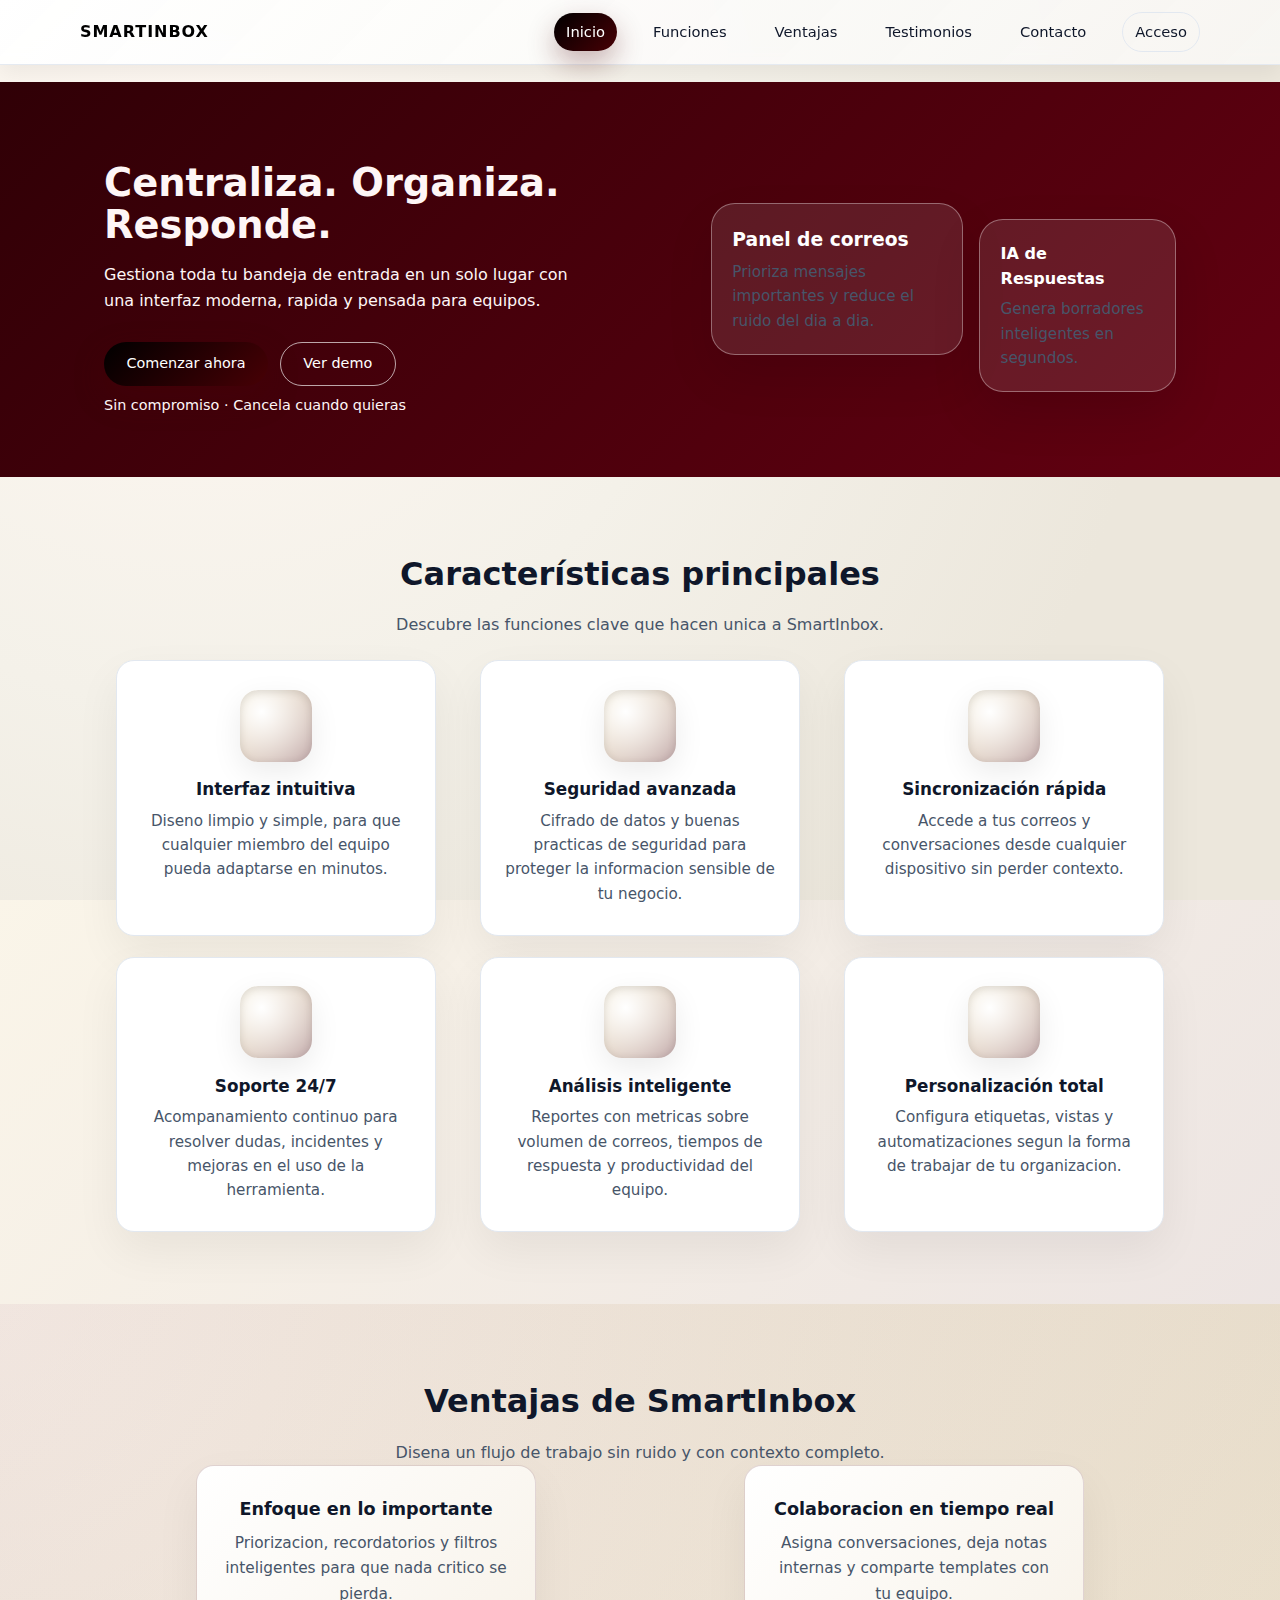
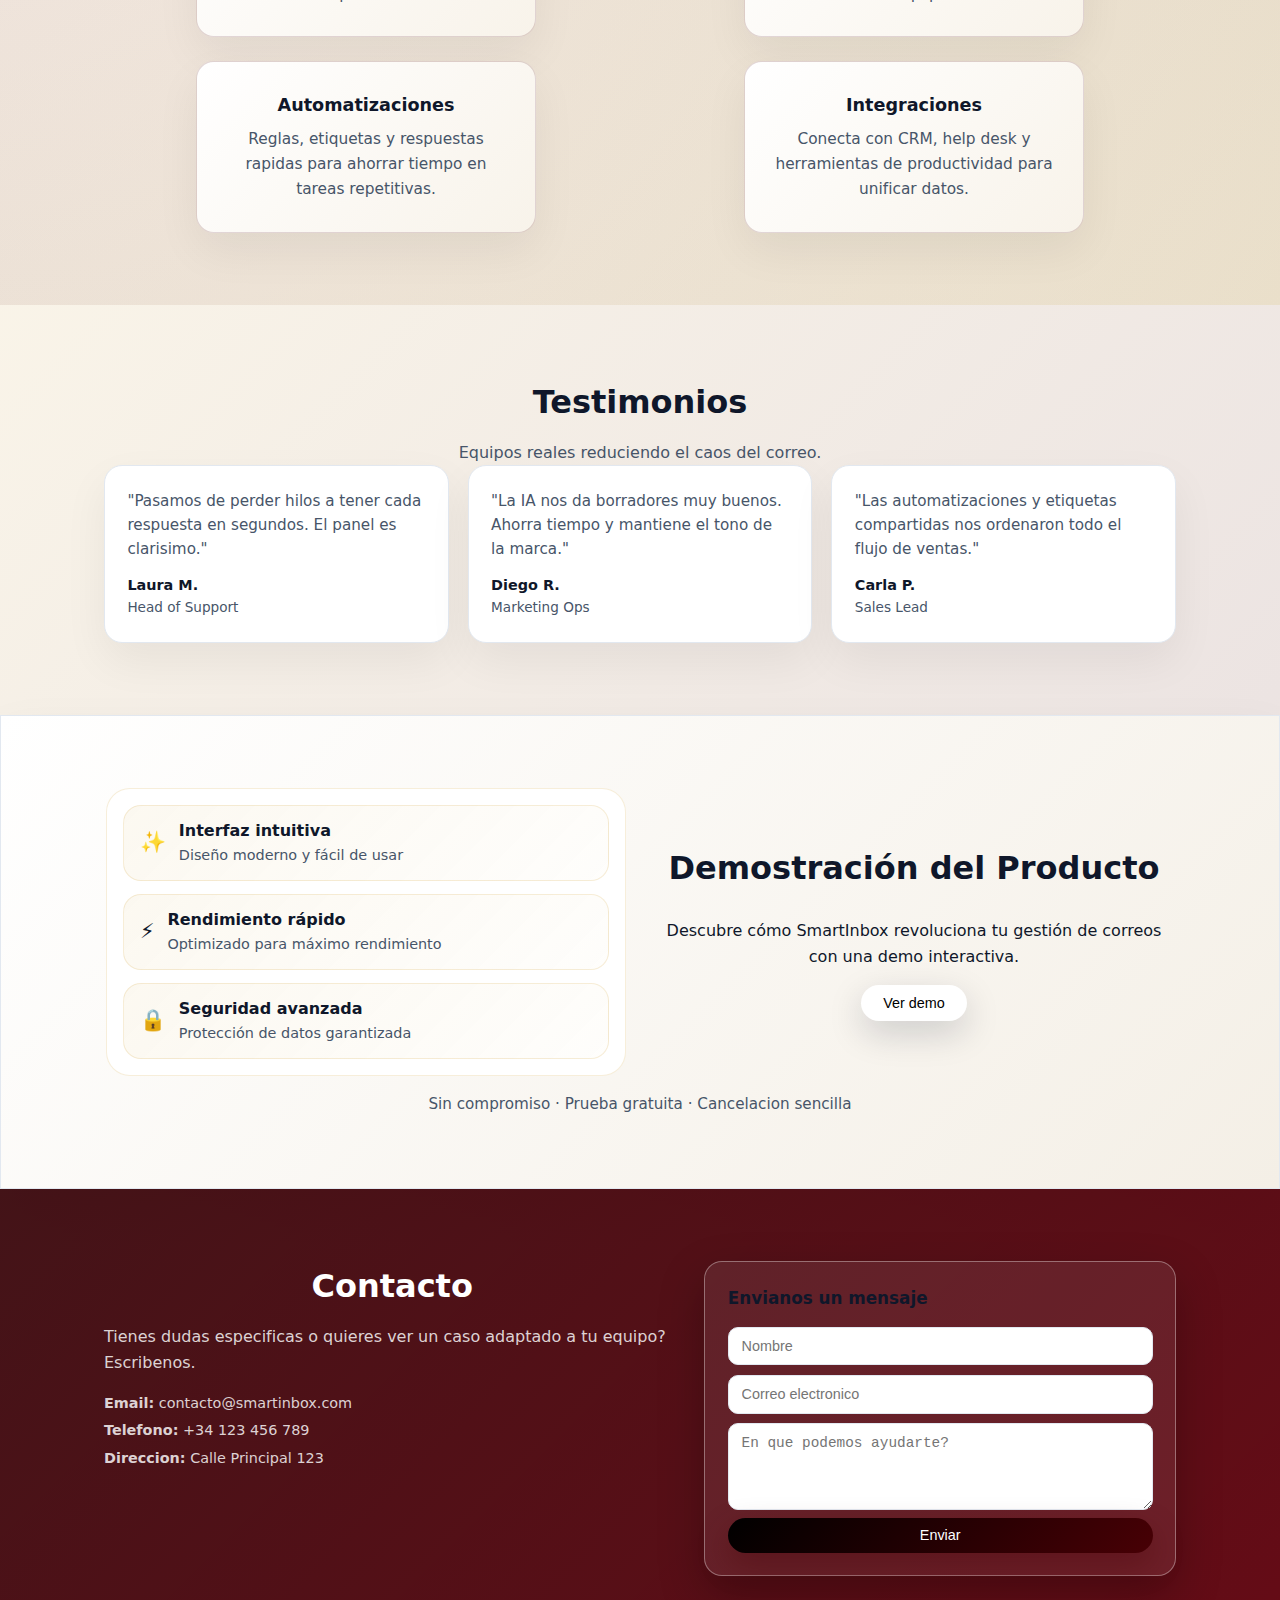
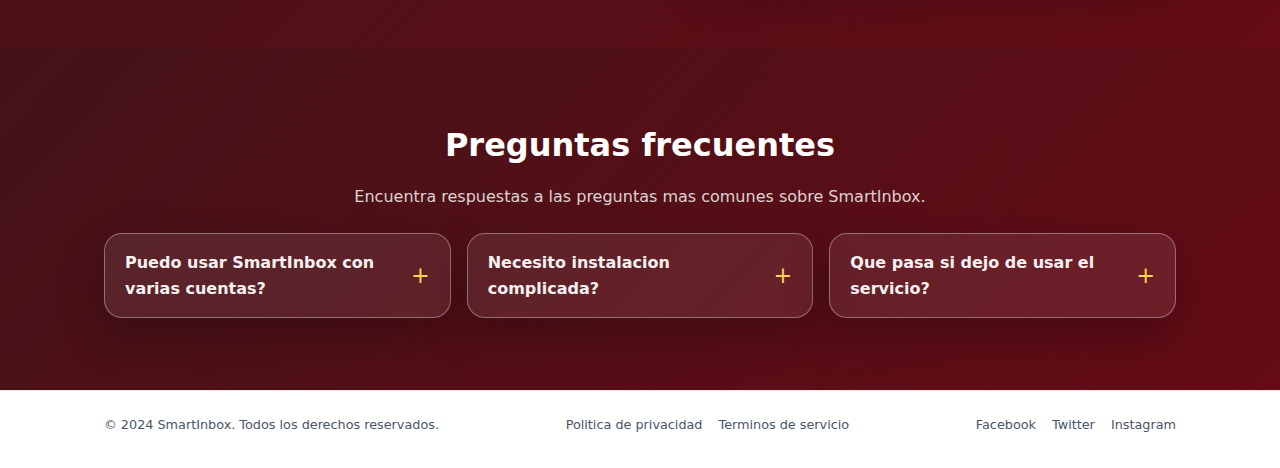
<file: index.html>
<!DOCTYPE html>
<html lang="es">
<head>
  <meta charset="UTF-8" />
  <title>SmartInbox - Centraliza. Organiza. Responde.</title>
  <meta name="viewport" content="width=device-width, initial-scale=1.0" />
  <link rel="stylesheet" href="styles.css" />
</head>
<body>
  <header class="header">
    <div class="container header-content">
      <div class="logo">SmartInbox</div>
      <nav class="nav">
        <a href="#inicio">Inicio</a>
        <a href="#funciones">Funciones</a>
        <a href="#ventajas">Ventajas</a>
        <a href="#testimonios">Testimonios</a>
        <a href="#contacto">Contacto</a>
        <a href="#acceso" class="btn btn-outline open-auth" data-tab="login">Acceso</a>
      </nav>
      <button class="menu-toggle" id="menuToggle">&#9776;</button>
    </div>
  </header>

  <nav class="nav-mobile" id="navMobile">
    <a href="#inicio">Inicio</a>
    <a href="#funciones">Funciones</a>
    <a href="#ventajas">Ventajas</a>
    <a href="#testimonios">Testimonios</a>
    <a href="#contacto">Contacto</a>
    <a href="#acceso" class="open-auth" data-tab="login">Acceso</a>
  </nav>

  <button id="backToTop" class="back-to-top" aria-label="Volver arriba">&#8679;</button>

  <!-- HERO -->
  <section id="inicio" class="hero hero-ribbon">
    <div class="container hero-content">
      <div class="hero-text">
        <h1>Centraliza. Organiza. Responde.</h1>
        <p>
          Gestiona toda tu bandeja de entrada en un solo lugar con una
          interfaz moderna, rapida y pensada para equipos.
        </p>
        <div class="hero-actions">
          <a href="#registro" class="btn">Comenzar ahora</a>
          <a href="#demo" class="btn btn-outline">Ver demo</a>
        </div>
        <p class="hero-sub">
          Sin compromiso &middot; Cancela cuando quieras
        </p>
      </div>
      <div class="hero-illustration">
        <div class="hero-card">
          <h3>Panel de correos</h3>
          <p>Prioriza mensajes importantes y reduce el ruido del dia a dia.</p>
        </div>
        <div class="hero-card secondary">
          <h4>IA de Respuestas</h4>
          <p>Genera borradores inteligentes en segundos.</p>
        </div>
      </div>
    </div>
  </section>

  <!-- CARACTERISTICAS PRINCIPALES -->
  <section id="funciones" class="section">
    <div class="container">
      <h2>Caracter&#237;sticas principales</h2>
      <p class="section-subtitle">
        Descubre las funciones clave que hacen unica a SmartInbox.
      </p>

      <div class="grid features-grid">
        <article class="card">
          <div class="feature-icon feature-icon-lg"></div>
          <h3>Interfaz intuitiva</h3>
          <p>
            Diseno limpio y simple, para que cualquier miembro del equipo
            pueda adaptarse en minutos.
          </p>
        </article>

        <article class="card">
          <div class="feature-icon feature-icon-lg"></div>
          <h3>Seguridad avanzada</h3>
          <p>
            Cifrado de datos y buenas practicas de seguridad para proteger
            la informacion sensible de tu negocio.
          </p>
        </article>

        <article class="card">
          <div class="feature-icon feature-icon-lg"></div>
          <h3>Sincronizaci&#243;n r&#225;pida</h3>
          <p>
            Accede a tus correos y conversaciones desde cualquier dispositivo
            sin perder contexto.
          </p>
        </article>

        <article class="card">
          <div class="feature-icon feature-icon-lg"></div>
          <h3>Soporte 24/7</h3>
          <p>
            Acompanamiento continuo para resolver dudas, incidentes y
            mejoras en el uso de la herramienta.
          </p>
        </article>

        <article class="card">
          <div class="feature-icon feature-icon-lg"></div>
          <h3>An&#225;lisis inteligente</h3>
          <p>
            Reportes con metricas sobre volumen de correos, tiempos de
            respuesta y productividad del equipo.
          </p>
        </article>

        <article class="card">
          <div class="feature-icon feature-icon-lg"></div>
          <h3>Personalizaci&#243;n total</h3>
          <p>
            Configura etiquetas, vistas y automatizaciones segun la forma
            de trabajar de tu organizacion.
          </p>
        </article>
      </div>
    </div>
  </section>

  <!-- VENTAJAS -->
  <section id="ventajas" class="section section-alt">
    <div class="container">
      <h2>Ventajas de SmartInbox</h2>
      <p class="section-subtitle">
        Disena un flujo de trabajo sin ruido y con contexto completo.
      </p>

      <div class="grid advantages-grid">
        <article class="card secondary">
          <h3>Enfoque en lo importante</h3>
          <p>
            Priorizacion, recordatorios y filtros inteligentes para que nada critico se pierda.
          </p>
        </article>
        <article class="card secondary">
          <h3>Colaboracion en tiempo real</h3>
          <p>
            Asigna conversaciones, deja notas internas y comparte templates con tu equipo.
          </p>
        </article>
        <article class="card secondary">
          <h3>Automatizaciones</h3>
          <p>
            Reglas, etiquetas y respuestas rapidas para ahorrar tiempo en tareas repetitivas.
          </p>
        </article>
        <article class="card secondary">
          <h3>Integraciones</h3>
          <p>
            Conecta con CRM, help desk y herramientas de productividad para unificar datos.
          </p>
        </article>
      </div>
    </div>
  </section>

  <!-- TESTIMONIOS -->
  <section id="testimonios" class="section">
    <div class="container">
      <h2>Testimonios</h2>
      <p class="section-subtitle">Equipos reales reduciendo el caos del correo.</p>

      <div class="grid testimonials">
        <article class="card">
          <p>
            "Pasamos de perder hilos a tener cada respuesta en segundos. El panel es clarisimo."
          </p>
          <div class="testimonial-meta">
            <strong>Laura M.</strong>
            <span>Head of Support</span>
          </div>
        </article>
        <article class="card">
          <p>
            "La IA nos da borradores muy buenos. Ahorra tiempo y mantiene el tono de la marca."
          </p>
          <div class="testimonial-meta">
            <strong>Diego R.</strong>
            <span>Marketing Ops</span>
          </div>
        </article>
        <article class="card">
          <p>
            "Las automatizaciones y etiquetas compartidas nos ordenaron todo el flujo de ventas."
          </p>
          <div class="testimonial-meta">
            <strong>Carla P.</strong>
            <span>Sales Lead</span>
          </div>
        </article>
      </div>
    </div>
  </section>


  <!-- CTA REGISTRO -->
  <section id="registro" class="section cta">
    <div class="container cta-content">
      <div class="cta-media">
        <div class="cta-video-placeholder">
          <div class="cta-feature">
            <div class="cta-feature-icon">✨</div>
            <div>
              <h3>Interfaz intuitiva</h3>
              <p>Dise&#241;o moderno y f&#225;cil de usar</p>
            </div>
          </div>
          <div class="cta-feature">
            <div class="cta-feature-icon">⚡</div>
            <div>
              <h3>Rendimiento r&#225;pido</h3>
              <p>Optimizado para m&#225;ximo rendimiento</p>
            </div>
          </div>
          <div class="cta-feature">
            <div class="cta-feature-icon">🔒</div>
            <div>
              <h3>Seguridad avanzada</h3>
              <p>Protecci&#243;n de datos garantizada</p>
            </div>
          </div>
        </div>
      </div>
      <div class="cta-copy">
        <h2>Demostraci&#243;n del Producto</h2>
        <p>
          Descubre c&#243;mo SmartInbox revoluciona tu gesti&#243;n de correos con una demo interactiva.
        </p>
        <button class="btn btn-light video-trigger" type="button">Ver demo</button>
      </div>
    </div>
    <p class="cta-sub">
      Sin compromiso &middot; Prueba gratuita &middot; Cancelacion sencilla
    </p>
  </section>

  <!-- MODAL ACCESO -->
  <div id="acceso" class="auth-overlay" aria-hidden="true">
    <div class="auth-modal">
      <button class="auth-close" id="authClose" aria-label="Cerrar acceso">&times;</button>
      <h2>Acceso a SmartInbox</h2>
      <p class="section-subtitle">Inicia sesion o crea tu cuenta para centralizar tu bandeja.</p>

      <div class="auth-tabs">
        <button class="tab-button active" data-tab="login">Iniciar sesion</button>
        <button class="tab-button" data-tab="registro">Crear cuenta</button>
      </div>

      <div class="auth-forms">
        <div class="auth-pane active" id="tab-login">
          <form class="login-form">
            <label class="sr-only" for="login-email">Correo</label>
            <input id="login-email" type="email" placeholder="Correo" required />
            <label class="sr-only" for="login-pass">Contrasena</label>
            <input id="login-pass" type="password" placeholder="Contrasena" required />
            <button type="submit" class="btn full">Entrar</button>
          </form>
          <p class="switch-text">No tienes cuenta? <a href="#acceso" data-tab-target="registro">Creala aqui</a>.</p>
        </div>

        <div class="auth-pane" id="tab-registro">
          <form class="login-form">
            <label class="sr-only" for="reg-name">Nombre</label>
            <input id="reg-name" type="text" placeholder="Nombre y apellidos" required />
            <label class="sr-only" for="reg-email">Correo</label>
            <input id="reg-email" type="email" placeholder="Correo" required />
            <label class="sr-only" for="reg-company">Empresa</label>
            <input id="reg-company" type="text" placeholder="Empresa (opcional)" />
            <label class="sr-only" for="reg-pass">Contrasena</label>
            <input id="reg-pass" type="password" placeholder="Contrasena" required />
            <button type="submit" class="btn full">Crear cuenta</button>
          </form>
          <p class="switch-text">Ya tienes cuenta? <a href="#acceso" data-tab-target="login">Inicia sesion</a>.</p>
        </div>
      </div>
    </div>
  </div>

  <div id="videoModal" class="video-overlay" aria-hidden="true">
    <div class="video-modal">
      <button class="video-close" id="videoClose" aria-label="Cerrar video">&times;</button>
      <div class="video-wrapper">
        <iframe
          id="videoFrame"
          src="https://www.youtube.com/embed/dQw4w9WgXcQ"
          title="Demo SmartInbox"
          frameborder="0"
          allow="accelerometer; autoplay; clipboard-write; encrypted-media; gyroscope; picture-in-picture"
          allowfullscreen
        ></iframe>
      </div>
    </div>
  </div>
  
  <!-- CONTACTO -->
  <section id="contacto" class="section ribbon-band">
    <div class="container contact-grid">
      <div>
        <h2>Contacto</h2>
        <p>
          Tienes dudas especificas o quieres ver un caso adaptado a tu equipo? Escribenos.
        </p>
        <ul class="contact-list">
          <li><strong>Email:</strong> contacto@smartinbox.com</li>
          <li><strong>Telefono:</strong> +34 123 456 789</li>
          <li><strong>Direccion:</strong> Calle Principal 123</li>
        </ul>
      </div>
      <form class="card contact-form">
        <h3>Envianos un mensaje</h3>
        <input type="text" placeholder="Nombre" required />
        <input type="email" placeholder="Correo electronico" required />
        <textarea placeholder="En que podemos ayudarte?" rows="4"></textarea>
        <button type="submit" class="btn full">Enviar</button>
      </form>
    </div>
  </section>

  <!-- PREGUNTAS FRECUENTES -->
  <section id="preguntas" class="section section-alt ribbon-band">
    <div class="container">
      <h2>Preguntas frecuentes</h2>
      <p class="section-subtitle">Encuentra respuestas a las preguntas mas comunes sobre SmartInbox.</p>

      <div class="faq-grid">
        <article class="faq-card" data-faq>
          <header>
            <h3>Puedo usar SmartInbox con varias cuentas?</h3>
            <span class="faq-toggle">+</span>
          </header>
          <p>
            Si, puedes conectar multiples cuentas de correo y gestionarlas
            desde un solo panel de trabajo.
          </p>
        </article>

        <article class="faq-card" data-faq>
          <header>
            <h3>Necesito instalacion complicada?</h3>
            <span class="faq-toggle">+</span>
          </header>
          <p>
            No. Creas tu cuenta, conectas tus correos y comienzas a usar
            la plataforma en la nube.
          </p>
        </article>

        <article class="faq-card" data-faq>
          <header>
            <h3>Que pasa si dejo de usar el servicio?</h3>
            <span class="faq-toggle">+</span>
          </header>
          <p>
            Puedes cancelar cuando quieras. Tus datos se manejan de acuerdo
            con nuestra politica de privacidad.
          </p>
        </article>
      </div>
    </div>
  </section>

  <!-- FOOTER -->
  <footer class="footer">
    <div class="container footer-content">
      <p>&copy; 2024 SmartInbox. Todos los derechos reservados.</p>
      <div class="footer-links">
        <a href="#">Politica de privacidad</a>
        <a href="#">Terminos de servicio</a>
      </div>
      <div class="footer-social">
        <a href="#">Facebook</a>
        <a href="#">Twitter</a>
        <a href="#">Instagram</a>
      </div>
    </div>
  </footer>

  <script>
    const menuToggle = document.getElementById('menuToggle');
    const navMobile = document.getElementById('navMobile');

    menuToggle.addEventListener('click', () => {
      navMobile.classList.toggle('open');
    });

    navMobile.querySelectorAll('a').forEach((link) => {
      link.addEventListener('click', () => navMobile.classList.remove('open'));
    });

    const authOverlay = document.getElementById('acceso');
    const authClose = document.getElementById('authClose');
    const tabButtons = document.querySelectorAll('.tab-button');
    const panes = document.querySelectorAll('.auth-pane');
    const openAuth = document.querySelectorAll('.open-auth');

    function setActiveTab(key) {
      const target = document.getElementById(`tab-${key}`);
      tabButtons.forEach((btn) => btn.classList.toggle('active', btn.dataset.tab === key));
      panes.forEach((pane) => pane.classList.toggle('active', pane === target));
    }

    function openAuthModal(tab = 'login') {
      setActiveTab(tab);
      authOverlay.classList.add('open');
      authOverlay.setAttribute('aria-hidden', 'false');
      document.body.classList.add('modal-open');
    }

    function closeAuthModal() {
      authOverlay.classList.remove('open');
      authOverlay.setAttribute('aria-hidden', 'true');
      document.body.classList.remove('modal-open');
    }

    openAuth.forEach((trigger) => {
      trigger.addEventListener('click', (e) => {
        e.preventDefault();
        openAuthModal(trigger.dataset.tab || 'login');
      });
    });

    tabButtons.forEach((btn) => {
      btn.addEventListener('click', () => setActiveTab(btn.dataset.tab));
    });

    document.querySelectorAll('[data-tab-target]').forEach((link) => {
      link.addEventListener('click', (e) => {
        e.preventDefault();
        setActiveTab(link.getAttribute('data-tab-target'));
      });
    });

    authClose.addEventListener('click', closeAuthModal);
    authOverlay.addEventListener('click', (e) => {
      if (e.target === authOverlay) closeAuthModal();
    });

    window.addEventListener('keydown', (e) => {
      if (e.key === 'Escape') {
        if (authOverlay.classList.contains('open')) {
          closeAuthModal();
        }
        if (videoOverlay.classList.contains('open')) {
          closeVideo();
        }
      }
    });

    const backToTop = document.getElementById('backToTop');
    window.addEventListener('scroll', () => {
      if (window.scrollY > 380) {
        backToTop.classList.add('show');
      } else {
        backToTop.classList.remove('show');
      }
    });
    backToTop.addEventListener('click', (e) => {
      e.preventDefault();
      window.scrollTo({ top: 0, behavior: 'smooth' });
    });

    // Destacar enlace activo al hacer scroll
    const navLinks = Array.from(document.querySelectorAll('.nav a, .nav-mobile a'));
    const sections = Array.from(document.querySelectorAll('section'));

    function setActiveNav(targetId) {
      navLinks.forEach((link) => {
        const href = link.getAttribute('href');
        link.classList.toggle('active', href === `#${targetId}`);
      });
    }

    function handleScroll() {
      const offset = 140;
      const scrollPos = window.scrollY + offset;
      for (let i = sections.length - 1; i >= 0; i--) {
        const sec = sections[i];
        if (scrollPos >= sec.offsetTop) {
          setActiveNav(sec.id);
          break;
        }
      }
    }

    window.addEventListener('scroll', handleScroll, { passive: true });
    handleScroll();

    // Al hacer click, cerrar men? m?vil y marcar activo
    navLinks.forEach((link) => {
      link.addEventListener('click', () => {
        const href = link.getAttribute('href');
        if (href && href.startsWith('#')) {
          setActiveNav(href.replace('#', ''));
        }
      });
    });

    const faqCards = Array.from(document.querySelectorAll('[data-faq]'));
    faqCards.forEach((card) => {
      card.addEventListener('click', () => {
        const isActive = card.classList.contains('active');
        faqCards.forEach((item) => item.classList.remove('active'));
        if (!isActive) {
          card.classList.add('active');
        }
      });
    });

    const videoOverlay = document.getElementById('videoModal');
    const videoFrame = document.getElementById('videoFrame');
    const videoTrigger = document.querySelector('.video-trigger');
    const videoClose = document.getElementById('videoClose');

    function closeVideo() {
      videoOverlay.classList.remove('open');
      videoOverlay.setAttribute('aria-hidden', 'true');
      const currentSrc = videoFrame.getAttribute('src');
      videoFrame.setAttribute('src', currentSrc);
    }

    videoTrigger.addEventListener('click', () => {
      videoOverlay.classList.add('open');
      videoOverlay.setAttribute('aria-hidden', 'false');
    });

    videoClose.addEventListener('click', closeVideo);
    videoOverlay.addEventListener('click', (e) => {
      if (e.target === videoOverlay) closeVideo();
    });
  </script>
</body>
</html>
</file>
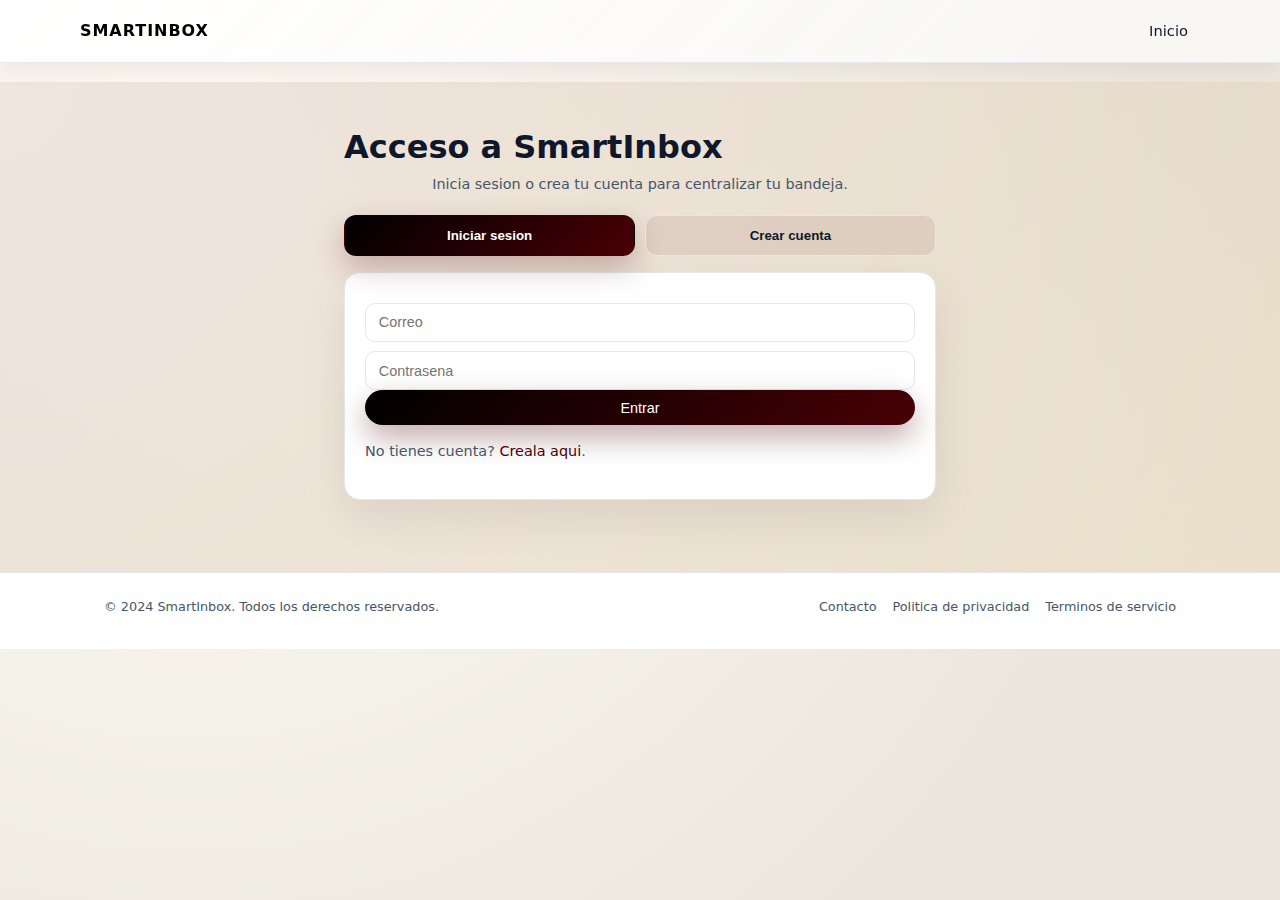
<file: acceso.html>
<!DOCTYPE html>
<html lang="es">
<head>
  <meta charset="UTF-8" />
  <title>SmartInbox - Acceso</title>
  <meta name="viewport" content="width=device-width, initial-scale=1.0" />
  <link rel="stylesheet" href="styles.css" />
</head>
<body>
  <header class="header">
    <div class="container header-content">
      <div class="logo">SmartInbox</div>
      <nav class="nav">
        <a href="index.html">Inicio</a>
      </nav>
    </div>
  </header>

  <main class="section section-alt login-section">
    <div class="container login-box auth-box">
      <h1>Acceso a SmartInbox</h1>
      <p class="section-subtitle">Inicia sesion o crea tu cuenta para centralizar tu bandeja.</p>

      <div class="auth-tabs">
        <button class="tab-button active" data-tab="login">Iniciar sesion</button>
        <button class="tab-button" data-tab="registro">Crear cuenta</button>
      </div>

      <div class="auth-forms">
        <div class="auth-pane active" id="tab-login">
          <form class="login-form">
            <label class="sr-only" for="login-email">Correo</label>
            <input id="login-email" type="email" placeholder="Correo" required />
            <label class="sr-only" for="login-pass">Contrasena</label>
            <input id="login-pass" type="password" placeholder="Contrasena" required />
            <button type="submit" class="btn full">Entrar</button>
          </form>
          <p class="switch-text">No tienes cuenta? <a href="#registro" data-tab-target="registro">Creala aqui</a>.</p>
        </div>

        <div class="auth-pane" id="tab-registro">
          <form class="login-form">
            <label class="sr-only" for="reg-name">Nombre</label>
            <input id="reg-name" type="text" placeholder="Nombre y apellidos" required />
            <label class="sr-only" for="reg-email">Correo</label>
            <input id="reg-email" type="email" placeholder="Correo" required />
            <label class="sr-only" for="reg-company">Empresa</label>
            <input id="reg-company" type="text" placeholder="Empresa (opcional)" />
            <label class="sr-only" for="reg-pass">Contrasena</label>
            <input id="reg-pass" type="password" placeholder="Contrasena" required />
            <button type="submit" class="btn full">Crear cuenta</button>
          </form>
          <p class="switch-text">Ya tienes cuenta? <a href="#login" data-tab-target="login">Inicia sesion</a>.</p>
        </div>
      </div>
    </div>
  </main>

  <footer class="footer">
    <div class="container footer-content">
      <p>&copy; 2024 SmartInbox. Todos los derechos reservados.</p>
      <div class="footer-links">
        <a href="index.html#contacto">Contacto</a>
        <a href="#">Politica de privacidad</a>
        <a href="#">Terminos de servicio</a>
      </div>
    </div>
  </footer>

  <script>
    const tabButtons = document.querySelectorAll('.tab-button');
    const panes = document.querySelectorAll('.auth-pane');

    tabButtons.forEach((btn) => {
      btn.addEventListener('click', () => {
        const target = document.getElementById(`tab-${btn.dataset.tab}`);
        tabButtons.forEach((b) => b.classList.toggle('active', b === btn));
        panes.forEach((pane) => pane.classList.toggle('active', pane === target));
      });
    });

    document.querySelectorAll('[data-tab-target]').forEach((link) => {
      link.addEventListener('click', (e) => {
        e.preventDefault();
        const targetKey = link.getAttribute('data-tab-target');
        const targetBtn = Array.from(tabButtons).find((b) => b.dataset.tab === targetKey);
        if (targetBtn) targetBtn.click();
      });
    });
  </script>
</body>
</html>
</file>
<file: styles.css>
:root {
  --bg: #f8f7f4;
  --bg-alt: #ffffff;
  --card-bg: #ffffff;
  --primary: #480005;
  --primary-2: #000000;
  --primary-soft: rgba(72, 0, 5, 0.08);
  --accent: #d6ac47;
  --text: #0f172a;
  --muted: #475569;
  --border: #e2e8f0;
  --radius-lg: 18px;
  --radius-xl: 24px;
  --shadow-soft: 0 18px 45px rgba(15, 23, 42, 0.18);
}

/* Reset basico */
*,
*::before,
*::after {
  box-sizing: border-box;
  margin: 0;
  padding: 0;
}

.sr-only {
  position: absolute;
  width: 1px;
  height: 1px;
  padding: 0;
  margin: -1px;
  overflow: hidden;
  clip: rect(0, 0, 0, 0);
  border: 0;
}

html,
body {
  height: 100%;
}

html {
  scroll-behavior: smooth;
}

body {
  font-family: system-ui, -apple-system, BlinkMacSystemFont, "Segoe UI", sans-serif;
  background: radial-gradient(circle at 15% 20%, #fff8f2 0, #f4f1e9 40%, #ece7dc 75%) fixed,
    linear-gradient(135deg, rgba(214, 172, 71, 0.12), rgba(72, 0, 5, 0.12));
  color: var(--text);
  line-height: 1.6;
  padding-top: 82px;
}

/* Contenedor base */
.container {
  width: 100%;
  max-width: 1120px;
  margin: 0 auto;
  padding: 0 1.5rem;
}

/* Header */
.header {
  position: fixed;
  top: 0;
  left: 0;
  width: 100%;
  z-index: 9999;
  background: linear-gradient(135deg, rgba(255, 255, 255, 0.95), rgba(248, 247, 244, 0.9));
  backdrop-filter: blur(10px);
  border-bottom: 1px solid rgba(226, 232, 240, 0.9);
  box-shadow: 0 8px 22px rgba(0, 0, 0, 0.06);
}

.header-content {
  display: flex;
  align-items: center;
  justify-content: space-between;
  padding: 0.75rem 0;
}

.logo {
  font-weight: 700;
  letter-spacing: 0.06em;
  text-transform: uppercase;
  color: var(--primary-2);
  font-size: 1rem;
}

.nav {
  display: flex;
  align-items: center;
  gap: 1.5rem;
}

.nav a {
  font-size: 0.92rem;
  text-decoration: none;
  color: var(--text);
  padding: 0.45rem 0.75rem;
  border-radius: 999px;
  transition: color 0.18s ease, transform 0.18s ease, background 0.18s ease, box-shadow 0.18s ease;
}

.nav a:hover {
  color: var(--primary);
  background: rgba(72, 0, 5, 0.06);
  box-shadow: 0 10px 24px rgba(0, 0, 0, 0.05);
  transform: translateY(-1px);
}

.nav a.active {
  color: #fff;
  background: linear-gradient(135deg, var(--primary-2), var(--primary));
  box-shadow: 0 12px 28px rgba(72, 0, 5, 0.3);
}

/* Botones */
.btn {
  display: inline-flex;
  align-items: center;
  justify-content: center;
  padding: 0.6rem 1.4rem;
  border-radius: 999px;
  border: none;
  background: linear-gradient(135deg, var(--primary-2), var(--primary));
  color: #fff;
  font-weight: 500;
  font-size: 0.9rem;
  cursor: pointer;
  text-decoration: none;
  box-shadow: 0 12px 30px rgba(72, 0, 5, 0.35);
  transition: transform 0.16s ease, box-shadow 0.16s ease, opacity 0.16s ease;
}

.btn:hover {
  transform: translateY(-1px);
  box-shadow: 0 18px 40px rgba(72, 0, 5, 0.45);
}

.btn-outline {
  background: transparent;
  border: 1px solid var(--border);
  box-shadow: none;
  color: var(--text);
}

.btn-outline:hover {
  background: rgba(72, 0, 5, 0.06);
}

.btn-light {
  background: #ffffff;
  color: var(--primary-2);
  box-shadow: 0 12px 35px rgba(15, 23, 42, 0.18);
}

.btn.full {
  width: 100%;
}

/* Mobile nav */
.menu-toggle {
  display: none;
  font-size: 1.5rem;
  background: none;
  border: none;
  color: var(--primary-2);
  cursor: pointer;
}

.nav-mobile {
  display: none;
  flex-direction: column;
  padding: 0.75rem 1.5rem 1rem;
  background: #ffffff;
  border-bottom: 1px solid var(--border);
}

.nav-mobile a {
  padding: 0.4rem 0;
  text-decoration: none;
  color: var(--text);
  font-size: 0.9rem;
  border-radius: 12px;
  padding: 0.55rem 0.85rem;
}

.nav-mobile a:hover {
  color: var(--primary);
  background: rgba(72, 0, 5, 0.06);
}

.nav-mobile.open {
  display: flex;
}

/* Secciones base */
.section {
  padding: 4.5rem 0;
  scroll-margin-top: 90px;
}

.section-alt {
  background: linear-gradient(135deg, rgba(72, 0, 5, 0.08), rgba(214, 172, 71, 0.1)),
    radial-gradient(circle at top left, #fff9f2 0, #f3ede3 60%, #ece5d9 100%);
}

.section h2 {
  font-size: 2rem;
  margin-bottom: 0.75rem;
  text-align: center;
}

.section-subtitle {
  color: var(--muted);
  font-size: 1rem;
  max-width: 640px;
  text-align: center;
  margin-left: auto;
  margin-right: auto;
}

/* HERO */
.hero {
  padding: 5rem 0 3.75rem;
  scroll-margin-top: 120px;
}

.hero-ribbon {
  background: linear-gradient(135deg, #300006, #640011);
  color: #fdf5f5;
}

.hero-ribbon .hero-text h1,
.hero-ribbon .hero-text p,
.hero-ribbon .hero-sub {
  color: #fef6f6;
}

.hero-ribbon .btn-outline {
  border-color: rgba(255, 255, 255, 0.65);
  color: #fff;
}

.hero-ribbon .btn-outline:hover {
  background: rgba(255, 255, 255, 0.15);
}

.hero-ribbon .hero-card,
.hero-ribbon .hero-card.secondary {
  background: rgba(255, 255, 255, 0.1);
  color: #fff;
  border-color: rgba(255, 255, 255, 0.35);
}

.hero-content {
  display: grid;
  grid-template-columns: minmax(0, 1.2fr) minmax(0, 1fr);
  align-items: center;
  gap: 3rem;
}

.hero-text h1 {
  font-size: 2.4rem;
  line-height: 1.1;
  margin-bottom: 1rem;
}

.hero-text p {
  color: var(--muted);
  max-width: 480px;
}

.hero-actions {
  display: flex;
  flex-wrap: wrap;
  gap: 0.75rem;
  margin: 1.75rem 0 0.5rem;
}

.hero-sub {
  font-size: 0.9rem;
  color: var(--muted);
}

.hero-illustration {
  position: relative;
  display: flex;
  align-items: flex-start;
  gap: 1rem;
}

.hero-card {
  background: linear-gradient(145deg, #ffffff, #f7f3eb);
  border: 1px solid var(--border);
  border-radius: var(--radius-xl);
  padding: 1.3rem;
  color: var(--text);
  box-shadow: 0 22px 50px rgba(0, 0, 0, 0.08);
  transition: transform 0.18s ease, box-shadow 0.18s ease;
}

.hero-card.secondary {
  position: relative;
  top: 8px;
  transform: translateY(8px);
  max-width: 240px;
  background: #ffffff;
  border: 1px solid var(--border);
  color: var(--text);
  box-shadow: 0 20px 50px rgba(0, 0, 0, 0.12);
}

.hero-card:hover {
  transform: translateY(-6px);
  box-shadow: 0 28px 60px rgba(0, 0, 0, 0.14);
}

.hero-card h3,
.hero-card h4 {
  margin-bottom: 0.35rem;
}

.hero-card p {
  color: var(--muted);
  font-size: 0.95rem;
}

/* Grids */
.grid {
  display: grid;
  gap: 1.2rem;
}

.features-grid {
  display: grid;
  grid-template-columns: repeat(3, minmax(220px, 1fr));
  margin-top: 1.4rem;
  gap: 1.3rem;
  justify-content: center;
  justify-items: center;
}

.card {
  background: var(--card-bg);
  border: 1px solid var(--border);
  border-radius: var(--radius-lg);
  padding: 1.4rem;
  box-shadow: 0 18px 45px rgba(0, 0, 0, 0.06);
  transition: transform 0.18s ease, box-shadow 0.18s ease, border-color 0.18s ease;
}

.card h3 {
  margin-bottom: 0.35rem;
  color: var(--text);
  font-size: 1.05rem;
}

.card p {
  color: var(--muted);
  font-size: 0.95rem;
}

.card.secondary {
  background: linear-gradient(135deg, rgba(72, 0, 5, 0.05), rgba(214, 172, 71, 0.08));
  border-color: rgba(72, 0, 5, 0.16);
}

.card:hover {
  transform: translateY(-6px);
  border-color: rgba(72, 0, 5, 0.2);
  box-shadow: 0 24px 55px rgba(0, 0, 0, 0.12);
}

.feature-icon {
  width: 44px;
  height: 44px;
  border-radius: 12px;
  background: rgba(72, 0, 5, 0.08);
  color: var(--primary);
  display: grid;
  place-items: center;
  margin-bottom: 0.6rem;
}

.feature-icon-lg {
  width: 72px;
  height: 72px;
  border-radius: 18px;
  margin: 0 auto 0.9rem;
  background: radial-gradient(circle at 30% 30%, #fff, rgba(255, 255, 255, 0.65)),
    linear-gradient(135deg, #d6ac47, #480005);
  box-shadow: inset 0 2px 8px rgba(0, 0, 0, 0.12), 0 10px 30px rgba(0, 0, 0, 0.08);
}

.features-grid .card {
  text-align: center;
  padding: 1.8rem 1.4rem;
  width: 100%;
  max-width: 320px;
}

.features-grid .card h3 {
  font-size: 1.05rem;
}

.features-grid .card p {
  font-size: 0.95rem;
  line-height: 1.6;
}

.advantages-grid {
  display: grid;
  grid-template-columns: repeat(2, minmax(260px, 1fr));
  gap: 1.5rem;
  justify-content: center;
  justify-items: center;
}

.advantages-grid .card {
  text-align: center;
  padding: 1.8rem 1.5rem;
  border: 1px solid rgba(72, 0, 5, 0.16);
  background: linear-gradient(135deg, #ffffff, #f8f3ea);
  width: 100%;
  max-width: 340px;
}

.advantages-grid .card h3 {
  margin-bottom: 0.5rem;
  font-size: 1.1rem;
}

.advantages-grid .card p {
  font-size: 0.96rem;
  line-height: 1.65;
}

.ribbon-band {
  background: linear-gradient(135deg, rgba(52, 0, 6, 0.92), rgba(94, 0, 11, 0.95));
  color: #f9f1f1;
}

.ribbon-band .section-subtitle,
.ribbon-band p,
.ribbon-band label,
.ribbon-band li,
.ribbon-band .contact-list li,
.ribbon-band .faq-card p {
  color: rgba(255, 255, 255, 0.82);
}

.ribbon-band .card,
.ribbon-band .contact-form,
.ribbon-band .faq-card {
  background: rgba(255, 255, 255, 0.08);
  border-color: rgba(255, 255, 255, 0.35);
  box-shadow: 0 18px 45px rgba(0, 0, 0, 0.25);
}

.ribbon-band .faq-toggle {
  color: #fcd34d;
}

.ribbon-band input,
.ribbon-band textarea {
  background: rgba(255, 255, 255, 0.08);
  border-color: rgba(255, 255, 255, 0.35);
  color: #fff;
}

/* Ventajas */
.bullet {
  display: inline-flex;
  align-items: center;
  gap: 0.4rem;
  padding: 0.4rem 0.7rem;
  background: var(--primary-soft);
  border-radius: 999px;
  color: var(--primary);
  font-weight: 600;
  font-size: 0.8rem;
}

/* Testimonios */
.testimonials {
  display: grid;
  grid-template-columns: repeat(auto-fit, minmax(240px, 1fr));
  gap: 1.2rem;
}

.testimonial-meta {
  margin-top: 0.8rem;
  font-size: 0.9rem;
  color: var(--text);
}

.testimonial-meta span {
  display: block;
  color: var(--muted);
  font-size: 0.85rem;
}

/* Demo */
.demo-grid {
  grid-template-columns: repeat(auto-fit, minmax(220px, 1fr));
  gap: 1rem;
}

/* FAQ */
.faq-grid {
  display: grid;
  grid-template-columns: repeat(auto-fit, minmax(280px, 1fr));
  gap: 1rem;
  margin-top: 1.5rem;
}

.faq-card {
  background: #ffffff;
  border: 1px solid var(--border);
  border-radius: 18px;
  padding: 1rem 1.25rem;
  box-shadow: 0 15px 35px rgba(0, 0, 0, 0.05);
  cursor: pointer;
  transition: border-color 0.2s ease, box-shadow 0.2s ease;
}

.faq-card header {
  display: flex;
  justify-content: space-between;
  align-items: center;
  gap: 0.8rem;
}

.faq-card h3 {
  margin: 0;
  font-size: 1rem;
}

.faq-card p {
  margin-top: 0.6rem;
  color: var(--muted);
  line-height: 1.6;
  display: none;
}

.faq-card.active {
  border-color: rgba(72, 0, 5, 0.25);
}

.faq-card.active p {
  display: block;
}

.faq-card.active .faq-toggle {
  transform: rotate(45deg);
}

.faq-toggle {
  font-size: 1.4rem;
  color: var(--primary);
  transition: transform 0.2s ease;
}

/* CTA */
.cta {
  background: linear-gradient(135deg, #ffffff, #f4efe6);
  border: 1px solid var(--border);
  box-shadow: 0 18px 45px rgba(0, 0, 0, 0.06);
}

.cta h2 {
  margin-bottom: 0.5rem;
}

.cta-sub {
  margin-top: 1rem;
  color: var(--muted);
  font-size: 0.95rem;
  text-align: center;
}

.cta-content {
  display: grid;
  grid-template-columns: repeat(auto-fit, minmax(280px, 1fr));
  gap: 1.5rem;
  align-items: center;
  justify-items: center;
}

.cta-media {
  width: 100%;
  display: flex;
  justify-content: center;
}

.cta-video-placeholder {
  width: min(520px, 100%);
  border-radius: 24px;
  background: #fff;
  border: 1px solid rgba(214, 172, 71, 0.2);
  display: grid;
  gap: 0.8rem;
  padding: 1rem;
}

.cta-feature {
  display: flex;
  gap: 0.8rem;
  background: linear-gradient(135deg, rgba(214, 172, 71, 0.08), rgba(214, 172, 71, 0.02));
  border-radius: 18px;
  padding: 0.8rem 1rem;
  align-items: center;
  border: 1px solid rgba(214, 172, 71, 0.2);
}

.cta-feature-icon {
  font-size: 1.3rem;
}

.cta-feature h3 {
  margin: 0;
  font-size: 1rem;
}

.cta-feature p {
  margin: 0;
  font-size: 0.9rem;
  color: var(--muted);
}

.cta-copy {
  text-align: center;
  display: flex;
  flex-direction: column;
  gap: 1rem;
  align-items: center;
}

/* Contacto */
.contact-grid {
  display: grid;
  grid-template-columns: 1.1fr 0.9fr;
  gap: 1.5rem;
  align-items: flex-start;
}

.contact-list {
  list-style: none;
  margin-top: 1rem;
  font-size: 0.9rem;
  color: var(--muted);
}

.contact-list li + li {
  margin-top: 0.3rem;
}

.contact-form input,
.contact-form textarea,
.login-form input {
  width: 100%;
  padding: 0.65rem 0.8rem;
  margin-top: 0.6rem;
  border-radius: 10px;
  border: 1px solid var(--border);
  background: #ffffff;
  color: var(--text);
  font-size: 0.9rem;
}

.contact-form textarea {
  resize: vertical;
}

/* Login */
.login-section {
  padding-top: 2.5rem;
}

.login-box {
  max-width: 420px;
}

.login-box h2 {
  margin-bottom: 0.3rem;
}

.login-box p {
  color: var(--muted);
  font-size: 0.9rem;
  margin-bottom: 1rem;
}

.auth-box {
  max-width: 640px;
}

.auth-tabs {
  display: flex;
  gap: 0.6rem;
  margin: 1.2rem 0 1rem;
}

.tab-button {
  flex: 1;
  padding: 0.75rem 1rem;
  border-radius: 12px;
  border: 1px solid var(--border);
  background: rgba(72, 0, 5, 0.08);
  color: var(--text);
  cursor: pointer;
  font-weight: 600;
  transition: all 0.2s ease;
}

.tab-button:hover {
  border-color: rgba(0, 0, 0, 0.14);
}

.tab-button.active {
  background: linear-gradient(135deg, var(--primary-2), var(--primary));
  color: #fff;
  border-color: transparent;
  box-shadow: 0 12px 30px rgba(72, 0, 5, 0.25);
}

.auth-forms {
  background: #ffffff;
  border: 1px solid var(--border);
  border-radius: 16px;
  padding: 1.25rem;
  box-shadow: 0 18px 45px rgba(0, 0, 0, 0.08);
}

.auth-pane {
  display: none;
}

.auth-pane.active {
  display: block;
}

.auth-pane + .auth-pane {
  border-top: 1px solid rgba(148, 163, 184, 0.12);
  margin-top: 1rem;
  padding-top: 1rem;
}

.switch-text {
  margin-top: 0.9rem;
  font-size: 0.9rem;
  color: var(--muted);
}

.switch-text a {
  color: var(--primary);
  text-decoration: none;
}

.switch-text a:hover {
  text-decoration: underline;
}

.auth-overlay {
  position: fixed;
  inset: 0;
  display: flex;
  align-items: center;
  justify-content: center;
  padding: 1.5rem;
  background: rgba(0, 0, 0, 0.65);
  backdrop-filter: blur(8px);
  opacity: 0;
  pointer-events: none;
  transition: opacity 0.2s ease;
  z-index: 50;
}

.auth-overlay.open {
  opacity: 1;
  pointer-events: auto;
}

.auth-modal {
  position: relative;
  width: min(900px, 100%);
  background: #ffffff;
  border: 1px solid var(--border);
  border-radius: 16px;
  padding: 2rem;
  box-shadow: 0 24px 60px rgba(0, 0, 0, 0.2);
}

.auth-close {
  position: absolute;
  top: 14px;
  right: 14px;
  background: transparent;
  border: 1px solid rgba(0, 0, 0, 0.12);
  color: var(--text);
  border-radius: 12px;
  width: 40px;
  height: 40px;
  cursor: pointer;
  font-size: 1rem;
  transition: background 0.2s ease, transform 0.2s ease;
}

.auth-close:hover {
  background: rgba(0, 0, 0, 0.04);
  transform: translateY(-1px);
}

body.modal-open {
  overflow: hidden;
}

.video-overlay {
  position: fixed;
  inset: 0;
  background: rgba(0, 0, 0, 0.75);
  display: flex;
  align-items: center;
  justify-content: center;
  padding: 1.5rem;
  opacity: 0;
  pointer-events: none;
  transition: opacity 0.2s ease;
  z-index: 9000;
}

.video-overlay.open {
  opacity: 1;
  pointer-events: auto;
}

.video-modal {
  position: relative;
  width: min(900px, 100%);
  background: #000;
  border-radius: 16px;
  overflow: hidden;
  box-shadow: 0 24px 60px rgba(0, 0, 0, 0.5);
}

.video-wrapper {
  position: relative;
  padding-bottom: 56.25%;
  height: 0;
}

.video-wrapper iframe {
  position: absolute;
  top: 0;
  left: 0;
  width: 100%;
  height: 100%;
  border: 0;
}

.video-close {
  position: absolute;
  top: 12px;
  right: 12px;
  background: rgba(0, 0, 0, 0.6);
  color: #fff;
  border: none;
  width: 40px;
  height: 40px;
  border-radius: 50%;
  font-size: 1.2rem;
  cursor: pointer;
  z-index: 2;
}

.video-close:hover {
  background: rgba(255, 255, 255, 0.25);
}

.back-to-top {
  position: fixed;
  right: 1.5rem;
  bottom: 1.5rem;
  width: 48px;
  height: 48px;
  border-radius: 50%;
  border: none;
  background: linear-gradient(135deg, var(--primary-2), var(--primary));
  color: #fff;
  font-size: 1.3rem;
  cursor: pointer;
  box-shadow: 0 14px 35px rgba(72, 0, 5, 0.28);
  opacity: 0;
  pointer-events: none;
  transition: opacity 0.2s ease, transform 0.2s ease;
  z-index: 40;
}

.back-to-top:hover {
  transform: translateY(-2px);
}

.back-to-top.show {
  opacity: 1;
  pointer-events: auto;
}

/* Footer */
.footer {
  border-top: 1px solid var(--border);
  padding: 1.5rem 0 2rem;
  background: #ffffff;
}

.footer-content {
  display: flex;
  flex-wrap: wrap;
  gap: 1rem;
  align-items: center;
  justify-content: space-between;
  font-size: 0.8rem;
  color: var(--muted);
}

.footer-links,
.footer-social {
  display: flex;
  gap: 1rem;
}

.footer a {
  text-decoration: none;
  color: var(--muted);
}

.footer a:hover {
  color: var(--primary);
}

/* Responsivo */
@media (max-width: 900px) {
  .hero-content,
  .demo-grid,
  .contact-grid {
    grid-template-columns: 1fr;
  }

  .hero-illustration {
    order: -1;
  }
}

@media (max-width: 768px) {
  .nav {
    display: none;
  }

  .menu-toggle {
    display: block;
  }

  .hero {
    padding-top: 3.5rem;
  }

  .hero-text h1 {
    font-size: 2rem;
  }
}

@media (max-width: 480px) {
  .hero-content {
    gap: 2rem;
  }

  .hero-actions {
    flex-direction: column;
    align-items: stretch;
  }

  .section {
    padding: 3rem 0;
  }
}
.ribbon-band h2 {
  color: #fff;
}
</file>
